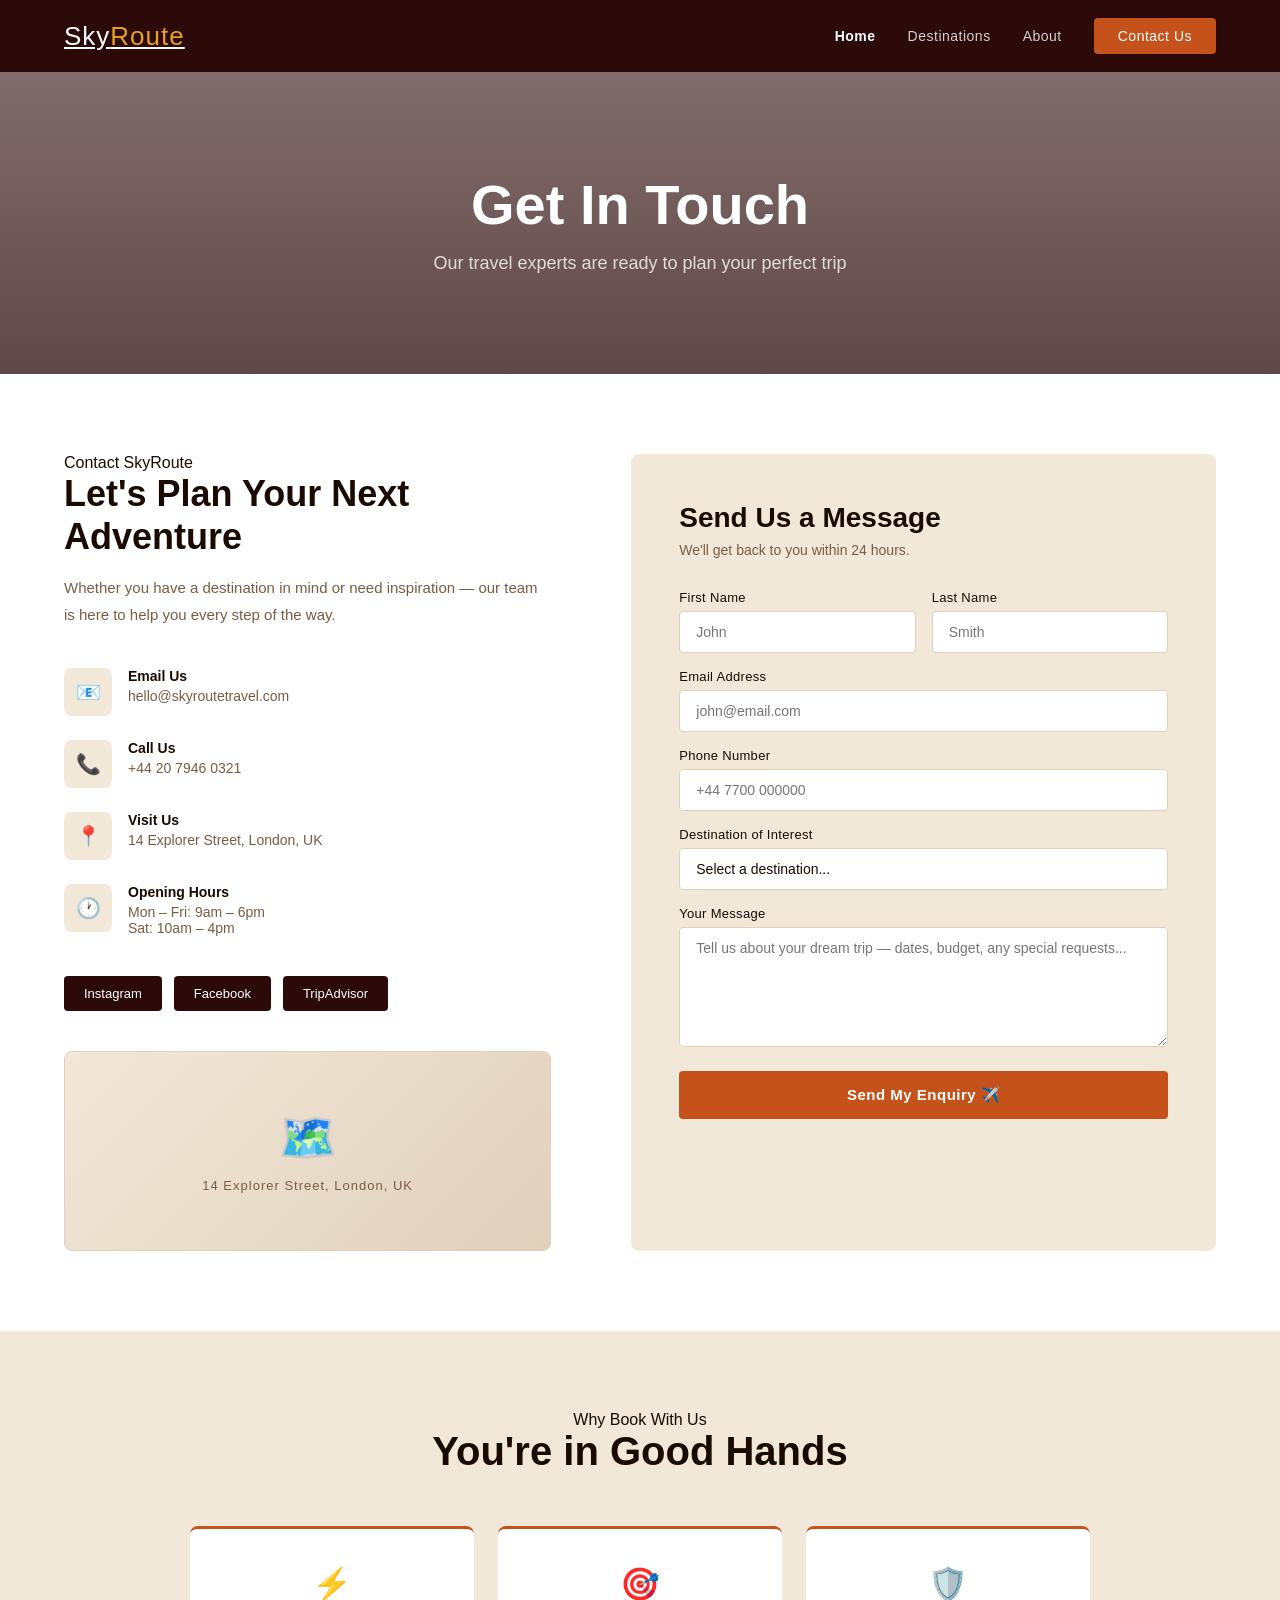
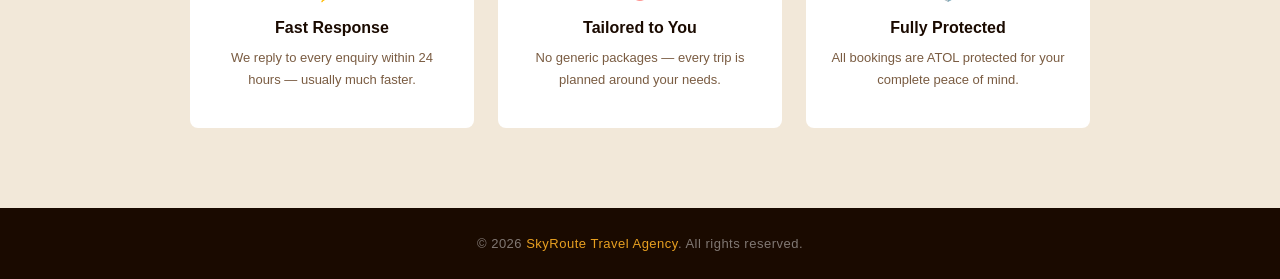
<file: contact.html>
<!DOCTYPE html>
<html lang="en">
<head>
  <meta charset="UTF-8" />
  <meta name="viewport" content="width=device-width, initial-scale=1.0"/>
  <title>SkyRoute – Contact</title>
 <link rel="stylesheet" href="styles.css">
 
</head>
<body>
 
  <nav>
    <a href="index.html" class="nav-logo">Sky<span>Route</span></a>
    <ul class="nav-links">
      <li><a href="index.html" class="active">Home</a></li>
      <li><a href="destinations.html">Destinations</a></li>
      <li><a href="about.html">About</a></li>
      <li><a href="contact.html" class="cta">Contact Us</a></li>
    </ul>
  </nav>

  <!-- PAGE HERO -->
  <div class="page-hero">
    <h1>Get In Touch</h1>
    <p>Our travel experts are ready to plan your perfect trip</p>
  </div>

  <!-- MAIN CONTACT -->
  <section class="contact-main">

    <!-- INFO -->
    <div class="contact-info">
      <span class="section-tag">Contact SkyRoute</span>
      <h2>Let's Plan Your Next Adventure</h2>
      <p>Whether you have a destination in mind or need inspiration — our team is here to help you every step of the way.</p>
      <div class="info-list">
        <div class="info-row">
          <div class="info-icon">📧</div>
          <div><h4>Email Us</h4><p>hello@skyroutetravel.com</p></div>
        </div>
        <div class="info-row">
          <div class="info-icon">📞</div>
          <div><h4>Call Us</h4><p>+44 20 7946 0321</p></div>
        </div>
        <div class="info-row">
          <div class="info-icon">📍</div>
          <div><h4>Visit Us</h4><p>14 Explorer Street, London, UK</p></div>
        </div>
        <div class="info-row">
          <div class="info-icon">🕐</div>
          <div><h4>Opening Hours</h4><p>Mon – Fri: 9am – 6pm<br/>Sat: 10am – 4pm</p></div>
        </div>
      </div>
      <div class="social-row">
        <a href="#" class="social-btn">Instagram</a>
        <a href="#" class="social-btn">Facebook</a>
        <a href="#" class="social-btn">TripAdvisor</a>
      </div>
      <div class="map-box">
        🗺️
        <p>14 Explorer Street, London, UK</p>
      </div>
    </div>

    <!-- FORM -->
    <div class="contact-form">
      <h3>Send Us a Message</h3>
      <p>We'll get back to you within 24 hours.</p>
      <div class="form-row">
        <div class="form-group">
          <label>First Name</label>
          <input type="text" placeholder="John"/>
        </div>
        <div class="form-group">
          <label>Last Name</label>
          <input type="text" placeholder="Smith"/>
        </div>
      </div>
      <div class="form-group">
        <label>Email Address</label>
        <input type="email" placeholder="john@email.com"/>
      </div>
      <div class="form-group">
        <label>Phone Number</label>
        <input type="tel" placeholder="+44 7700 000000"/>
      </div>
      <div class="form-group">
        <label>Destination of Interest</label>
        <select>
          <option>Select a destination...</option>
          <option>Bali, Indonesia</option>
          <option>Marrakech, Morocco</option>
          <option>Santorini, Greece</option>
          <option>Tokyo, Japan</option>
          <option>Machu Picchu, Peru</option>
          <option>Reykjavik, Iceland</option>
          <option>Not sure yet — help me decide!</option>
        </select>
      </div>
      <div class="form-group">
        <label>Your Message</label>
        <textarea placeholder="Tell us about your dream trip — dates, budget, any special requests..."></textarea>
      </div>
      <button class="submit-btn">Send My Enquiry ✈️</button>
    </div>
  </section>

  <!-- WHY CONTACT -->
  <section class="why-contact">
    <span class="section-tag" style="text-align:center">Why Book With Us</span>
    <h2>You're in Good Hands</h2>
    <div class="why-grid">
      <div class="why-card"><span class="icon">⚡</span><h4>Fast Response</h4><p>We reply to every enquiry within 24 hours — usually much faster.</p></div>
      <div class="why-card"><span class="icon">🎯</span><h4>Tailored to You</h4><p>No generic packages — every trip is planned around your needs.</p></div>
      <div class="why-card"><span class="icon">🛡️</span><h4>Fully Protected</h4><p>All bookings are ATOL protected for your complete peace of mind.</p></div>
    </div>
  </section>

  <footer>© 2026 <span>SkyRoute Travel Agency</span>. All rights reserved.</footer>
</body>
</html>
</file>
<file: styles.css>
/* SKYROUTE — styles.css */

/* RESET & BASE */
*, *::before, *::after {
    box-sizing: border-box;
    margin: 0;
    padding: 0;
}

html {
    scroll-behavior: smooth;
}

body {
    font-family: Arial, Helvetica, sans-serif;
    background: #FFFFFF;
    color: #1A0A00;
}
html, body {
    overflow-x: hidden;
}

/* NAVBAR */
nav {
    display: flex;
    justify-content: space-between;
    align-items: center;
    padding: 0 64px;
    height: 72px;
    background: #2C0A0A;
    position: sticky;
    top: 0;
    z-index: 100;
}

.nav-logo {
    font-size: 26px;
    color: white;
    letter-spacing: 1px;
}

.nav-logo span {
    color: #E8A020;
}

nav ul {
    display: flex;
    gap: 32px;
    list-style: none;
}

nav ul li a {
    text-decoration: none;
    color: rgba(255,255,255,.8);
    font-size: 14px;
    font-weight: 400;
    letter-spacing: .5px;
}

nav ul li a.active {
    color: white;
    font-weight: 600;
}

nav ul li a.cta {
    background: #C4521A;
    color: white;
    padding: 10px 24px;
    border-radius: 4px;
    font-weight: 500;
}

/* HERO */
.hero {
    height: 92vh;
    min-height: 560px;
    background: linear-gradient(rgba(44,10,10,.55), rgba(44,10,10,.75)),
        url('https://images.unsplash.com/photo-1507525428034-b723cf961d3e?w=1600&auto=format&fit=crop&q=80') center/cover no-repeat;
    display: flex;
    align-items: center;
    justify-content: center;
    text-align: center;
}

.hero-content {
    max-width: 780px;
    padding: 0 24px;
    display: flex;
    flex-direction: column;
    align-items: center;
    gap: 20px;
}

.hero-badge {
    display: inline-block;
    border: 1px solid rgba(255,255,255,.4);
    color: rgba(255,255,255,.9);
    font-size: 11px;
    letter-spacing: 3px;
    text-transform: uppercase;
    padding: 6px 20px;
    border-radius: 20px;
}

.hero-content h1 {
    font-size: clamp(40px, 6vw, 76px);
    color: white;
    line-height: 1.1;
}

.hero-content h1 em {
    font-style: italic;
    color: #E8A020;
}

.hero-content p {
    font-size: 17px;
    color: rgba(255,255,255,.85);
    line-height: 1.7;
    font-weight: 300;
    max-width: 560px;
}

.hero-btns {
    display: flex;
    gap: 16px;
    flex-wrap: wrap;
    justify-content: center;
}

.btn-orange {
    background: #C4521A;
    color: white;
    padding: 14px 36px;
    text-decoration: none;
    font-size: 14px;
    font-weight: 600;
    border-radius: 4px;
    letter-spacing: .5px;
}

.btn-outline {
    border: 1.5px solid rgba(255,255,255,.6);
    color: white;
    padding: 14px 36px;
    text-decoration: none;
    font-size: 14px;
    font-weight: 400;
    border-radius: 4px;
}

/* STATS */
.stats {
    background: #2C0A0A;
    padding: 40px 64px;
    display: flex;
    justify-content: center;
    gap: 80px;
    flex-wrap: wrap;
}

.stat {
    text-align: center;
}

.stat .num {
    font-size: 40px;
    font-weight: 700;
    color: #E8A020;
    line-height: 1;
}

.stat .label {
    font-size: 13px;
    color: rgba(255,255,255,.65);
    margin-top: 6px;
    letter-spacing: .5px;
}

/* DESTINATIONS */
.destinations {
    padding: 80px 64px;
    background: #FFFFFF;
}

.destinations > div:first-child {
    display: flex;
    justify-content: space-between;
    align-items: flex-end;
    margin-bottom: 48px;
}

.destinations > div:first-child span {
    display: block;
    font-size: 11px;
    letter-spacing: 3px;
    text-transform: uppercase;
    color: #C4521A;
    font-weight: 500;
    margin-bottom: 10px;
}

.destinations > div:first-child h2 {
    font-size: 40px;
    color: #1A0A00;
    line-height: 1.2;
}

.destinations > div:first-child a {
    color: #C4521A;
    text-decoration: none;
    font-size: 14px;
    font-weight: 500;
    border-bottom: 1px solid #C4521A;
    padding-bottom: 2px;
    white-space: nowrap;
}

.dest-cards {
    display: grid;
    grid-template-columns: repeat(3, 1fr);
    gap: 24px;
}

.dest-card {
    border-radius: 8px;
    overflow: hidden;
    border: 1px solid #E0D0BC;
}

.dest-card img {
    width: 100%;
    height: 220px;
    object-fit: cover;
    display: block;
}

.dest-card h3 {
    font-size: 20px;
    color: #1A0A00;
    padding: 16px 20px 8px;
}

.dest-card .explanation {
    font-size: 13px;
    color: #7A5C42;
    line-height: 1.6;
    padding: 0 20px;
}

.dest-card .price {
    font-size: 18px;
    font-weight: 600;
    color: #C4521A;
    padding: 12px 20px 4px;
}

.dest-card .time {
    font-size: 13px;
    color: #7A5C42;
    padding: 0 20px 16px;
}

/* WHY US */
.why-us {
    padding: 80px 64px;
    background: #F2E8D9;
    text-align: center;
}

.why-us .section-tag {
    display: block;
    font-size: 11px;
    letter-spacing: 3px;
    text-transform: uppercase;
    color: #C4521A;
    font-weight: 500;
    margin-bottom: 12px;
}

.why-us h2 {
    font-size: 40px;
    color: #1A0A00;
    margin-bottom: 52px;
}

.why-cards {
    display: grid;
    grid-template-columns: repeat(4, 1fr);
    gap: 24px;
    max-width: 1000px;
    margin: 0 auto;
}

.why-item {
    background: #FFFFFF;
    padding: 36px 24px;
    border-radius: 8px;
    border-top: 3px solid #C4521A;
}

.why-item .icon {
    font-size: 32px;
    margin-bottom: 16px;
    display: block;
}

.why-item h4 {
    font-size: 16px;
    font-weight: 600;
    color: #1A0A00;
    margin-bottom: 10px;
}

.why-item p {
    font-size: 13px;
    color: #7A5C42;
    line-height: 1.7;
}

/* RATINGS */
.ratings {
    padding: 80px 64px;
    background: #2C0A0A;
    text-align: center;
}

.ratings > span {
    display: block;
    font-size: 11px;
    letter-spacing: 3px;
    text-transform: uppercase;
    color: #E8A020;
    font-weight: 500;
    margin-bottom: 12px;
}

.ratings h2 {
    font-size: 40px;
    color: white;
    margin-bottom: 52px;
}

.rating-cards {
    display: grid;
    grid-template-columns: repeat(3, 1fr);
    gap: 24px;
    max-width: 1000px;
    margin: 0 auto;
}

.rating-card {
    background: rgba(255,255,255,.06);
    border: 1px solid rgba(255,255,255,.12);
    border-radius: 8px;
    padding: 32px 28px;
    text-align: left;
}

.rating-card .icons {
    display: block;
    font-size: 14px;
    margin-bottom: 16px;
    color: #E8A020;
}

.rating-card .rating-exp {
    font-size: 15px;
    color: rgba(255,255,255,.85);
    line-height: 1.7;
    font-style: italic;
    font-weight: 300;
    margin-bottom: 20px;
}

.rating-card .name {
    font-size: 13px;
    color: #E8A020;
    letter-spacing: .5px;
}

/* FOOTER */
footer {
    background: #1A0A00;
    color: rgba(255,255,255,.45);
    text-align: center;
    padding: 28px;
    font-size: 13px;
    letter-spacing: .5px;
}

footer span {
    color: #E8A020;
}

/* ABOUT PAGE */

/* PAGE HERO */
.page-hero {
    background: linear-gradient(rgba(44,10,10,.6), rgba(44,10,10,.75)),
        url('https://images.unsplash.com/photo-1436491865332-7a61a109cc05?w=1600&auto=format&fit=crop&q=80') center/cover;
    padding: 100px 64px;
    text-align: center;
}

.page-hero h1 {
    font-size: 56px;
    color: white;
    margin-bottom: 16px;
}

.page-hero p {
    font-size: 18px;
    color: rgba(255,255,255,.8);
    font-weight: 300;
}

/* STORY */
.story {
    padding: 80px 64px;
    display: grid;
    grid-template-columns: 1fr 1fr;
    gap: 80px;
    align-items: center;
    background: #FFFFFF;
}

.story-img {
    height: 460px;
    border-radius: 8px;
    overflow: hidden;
    position: relative;
}

.story-img img {
    width: 100%;
    height: 100%;
    object-fit: cover;
}

.story-img::after {
    content: '15 Years of Adventure';
    position: absolute;
    bottom: 24px;
    left: 24px;
    background: #C4521A;
    color: white;
    padding: 12px 20px;
    font-size: 13px;
    font-weight: 600;
    border-radius: 4px;
}

.story-text h2 {
    font-size: 40px;
    color: #1A0A00;
    margin-bottom: 16px;
    line-height: 1.2;
}

.story-divider {
    width: 48px;
    height: 3px;
    background: #C4521A;
    margin: 20px 0;
}

.story-text p {
    font-size: 15px;
    color: #7A5C42;
    line-height: 1.9;
    font-weight: 300;
    margin-bottom: 16px;
}

/* STATS BAR */
.stats-bar {
    background: #2C0A0A;
    padding: 60px 64px;
    display: flex;
    justify-content: center;
    gap: 80px;
    flex-wrap: wrap;
}

.stats-bar .stat { text-align: center; }
.stats-bar .num {
    font-size: 44px;
    font-weight: 700;
    color: #E8A020;
    line-height: 1;
}
.stats-bar .lbl {
    font-size: 13px;
    color: rgba(255,255,255,.65);
    margin-top: 6px;
    letter-spacing: .5px;
}

/* VALUES */
.values {
    padding: 80px 64px;
    background: #F2E8D9;
    text-align: center;
}

.values h2 {
    font-size: 40px;
    color: #1A0A00;
    margin-bottom: 52px;
}

.values-grid {
    display: grid;
    grid-template-columns: repeat(4, 1fr);
    gap: 24px;
    max-width: 1000px;
    margin: 0 auto;
}

.value-card {
    background: #FFFFFF;
    padding: 36px 24px;
    border-radius: 8px;
    border-top: 3px solid #C4521A;
}

.value-icon {
    font-size: 36px;
    margin-bottom: 16px;
    display: block;
}

.value-card h4 {
    font-size: 16px;
    font-weight: 600;
    margin-bottom: 10px;
    color: #1A0A00;
}

.value-card p {
    font-size: 13px;
    color: #7A5C42;
    line-height: 1.7;
}

/* TEAM */
.team {
    padding: 80px 64px;
    background: #FFFFFF;
    text-align: center;
}

.team h2 {
    font-size: 40px;
    color: #1A0A00;
    margin-bottom: 52px;
}

.team-grid {
    display: grid;
    grid-template-columns: repeat(3, 1fr);
    gap: 32px;
    max-width: 900px;
    margin: 0 auto;
}

.team-card { text-align: center; }

.team-photo {
    width: 130px;
    height: 130px;
    border-radius: 50%;
    overflow: hidden;
    margin: 0 auto 16px;
    border: 3px solid #E0D0BC;
}

.team-photo img {
    width: 100%;
    height: 100%;
    object-fit: cover;
}

.team-card h4 {
    font-size: 17px;
    font-weight: 600;
    margin-bottom: 4px;
    color: #1A0A00;
}

.team-card p {
    font-size: 13px;
    color: #7A5C42;
}

.role-tag {
    display: inline-block;
    margin-top: 8px;
    background: #F2E8D9;
    color: #C4521A;
    font-size: 11px;
    font-weight: 500;
    letter-spacing: 1px;
    text-transform: uppercase;
    padding: 4px 12px;
    border-radius: 12px;
}

/* CTA BANNER */
.cta-banner {
    background: #C4521A;
    padding: 60px 64px;
    text-align: center;
    color: white;
}

.cta-banner h2 {
    font-size: 40px;
    margin-bottom: 16px;
    color: white;
}

.cta-banner p {
    font-size: 16px;
    opacity: .9;
    margin-bottom: 36px;
    font-weight: 300;
}

.cta-btn {
    display: inline-block;
    background: white;
    color: #C4521A;
    padding: 14px 40px;
    border-radius: 4px;
    text-decoration: none;
    font-size: 14px;
    font-weight: 600;
    letter-spacing: .5px;
}

/* CONTACT PAGE */

/* MAIN CONTACT LAYOUT */
.contact-main {
    padding: 80px 64px;
    display: grid;
    grid-template-columns: 1fr 1.2fr;
    gap: 80px;
    background: #FFFFFF;
}

/* INFO SIDE */
.contact-info h2 {
    font-size: 36px;
    color: #1A0A00;
    margin-bottom: 16px;
    line-height: 1.2;
}

.contact-info > p {
    font-size: 15px;
    color: #7A5C42;
    line-height: 1.8;
    font-weight: 300;
    margin-bottom: 40px;
}

.info-list {
    display: flex;
    flex-direction: column;
    gap: 24px;
    margin-bottom: 40px;
}

.info-row {
    display: flex;
    align-items: flex-start;
    gap: 16px;
}

.info-icon {
    width: 48px;
    height: 48px;
    background: #F2E8D9;
    border-radius: 8px;
    display: flex;
    align-items: center;
    justify-content: center;
    font-size: 20px;
    flex-shrink: 0;
}

.info-row h4 {
    font-size: 14px;
    font-weight: 600;
    margin-bottom: 4px;
    color: #1A0A00;
}

.info-row p {
    font-size: 14px;
    color: #7A5C42;
    font-weight: 300;
}

/* SOCIAL BUTTONS */
.social-row {
    display: flex;
    gap: 12px;
    margin-bottom: 40px;
}

.social-btn {
    background: #2C0A0A;
    color: white;
    padding: 10px 20px;
    border-radius: 4px;
    text-decoration: none;
    font-size: 13px;
    font-weight: 500;
}

/* MAP BOX */
.map-box {
    height: 200px;
    border-radius: 8px;
    background: linear-gradient(135deg, #F2E8D9, #E0D0BC);
    display: flex;
    flex-direction: column;
    align-items: center;
    justify-content: center;
    font-size: 48px;
    color: #C4521A;
    border: 1px solid #E0D0BC;
    gap: 12px;
}

.map-box p {
    font-size: 12px;
    color: #7A5C42;
    letter-spacing: 1px;
    font-size: 13px;
}

/* FORM SIDE */
.contact-form {
    background: #F2E8D9;
    padding: 48px;
    border-radius: 8px;
}

.contact-form h3 {
    font-size: 28px;
    color: #1A0A00;
    margin-bottom: 8px;
}

.contact-form > p {
    font-size: 14px;
    color: #7A5C42;
    margin-bottom: 32px;
}

.form-row {
    display: grid;
    grid-template-columns: 1fr 1fr;
    gap: 16px;
}

.form-group {
    display: flex;
    flex-direction: column;
    gap: 6px;
    margin-bottom: 16px;
}

.form-group label {
    font-size: 13px;
    font-weight: 500;
    color: #1A0A00;
    letter-spacing: .3px;
}

.form-group input,
.form-group select,
.form-group textarea {
    padding: 12px 16px;
    border: 1.5px solid #E0D0BC;
    border-radius: 4px;
    font-size: 14px;
    font-family: Arial, Helvetica, sans-serif;
    color: #1A0A00;
    background: #FFFFFF;
    outline: none;
}

.form-group input:focus,
.form-group select:focus,
.form-group textarea:focus {
    border-color: #C4521A;
}

.form-group textarea {
    height: 120px;
    resize: vertical;
}

.form-group select {
    appearance: none;
    cursor: pointer;
}

.submit-btn {
    width: 100%;
    background: #C4521A;
    color: white;
    padding: 15px;
    border: none;
    border-radius: 4px;
    font-size: 15px;
    font-weight: 600;
    cursor: pointer;
    letter-spacing: .5px;
    margin-top: 8px;
}

/* WHY CONTACT */
.why-contact {
    padding: 80px 64px;
    background: #F2E8D9;
    text-align: center;
}

.why-contact h2 {
    font-size: 40px;
    color: #1A0A00;
    margin-bottom: 52px;
}

.why-grid {
    display: grid;
    grid-template-columns: repeat(3, 1fr);
    gap: 24px;
    max-width: 900px;
    margin: 0 auto;
}

.why-card {
    background: #FFFFFF;
    padding: 36px 24px;
    border-radius: 8px;
    border-top: 3px solid #C4521A;
    text-align: center;
}

.why-card .icon {
    font-size: 32px;
    margin-bottom: 16px;
    display: block;
}

.why-card h4 {
    font-size: 16px;
    font-weight: 600;
    margin-bottom: 10px;
    color: #1A0A00;
}

.why-card p {
    font-size: 13px;
    color: #7A5C42;
    line-height: 1.7;
}

/* RESPONSIVE — MOBILE  */

@media (max-width: 768px) {
    nav {
        flex-direction: row; 
        padding: 12px 16px;
        height: auto;
        flex-wrap: wrap;
        gap: 10px;
        row-gap: 8px;
    }

    .nav-logo {
        font-size: 18px;
    }

    nav ul {
        gap: 12px;
        flex-wrap: wrap;
        justify-content: center;
    }

    nav ul li a {
        font-size: 12px;
    }

    nav ul li a.cta {
        padding: 6px 14px;
        font-size: 12px;
    }
}

@media (max-width: 768px) {
    .destinations {
        padding: 48px 24px;
    }

    .destinations > div:first-child {
        flex-direction: column;
        align-items: flex-start;
        gap: 12px;
    }

    .dest-cards {
        grid-template-columns: 1fr;
    }
}

@media (max-width: 768px) {
    .why-us {
        padding: 48px 24px;
    }

    .why-cards {
        grid-template-columns: 1fr;
    }
}

@media (max-width: 768px) {
    .ratings {
        padding: 48px 24px;
    }

    .rating-cards {
        grid-template-columns: 1fr;
    }
}

@media (max-width: 768px) {
    .team {
        padding: 48px 24px;
    }

    .team-grid {
        grid-template-columns: 1fr;
    }
}

@media (max-width: 768px) {
    .cta-banner {
        padding: 48px 24px;
    }

    .cta-banner h2 {
        font-size: 28px;
    }
}
@media (max-width: 768px) {
    .story {
        grid-template-columns: 1fr;
        padding: 48px 24px;
        gap: 32px;
    }

    .story-img {
        height: 260px;
    }
}
@media (max-width: 768px) {
    .values {
        padding: 48px 24px;
    }

    .values-grid {
        grid-template-columns: 1fr;
    }
}

@media (max-width: 768px) {
    .contact-main {
        grid-template-columns: 1fr;
        padding: 48px 24px;
        gap: 40px;
    }

    .form-row {
        grid-template-columns: 1fr;
    }
}
@media (max-width: 768px) {
    .why-contact {
        padding: 48px 24px;
    }

    .why-grid {
        grid-template-columns: 1fr;
    }
}
</file>
